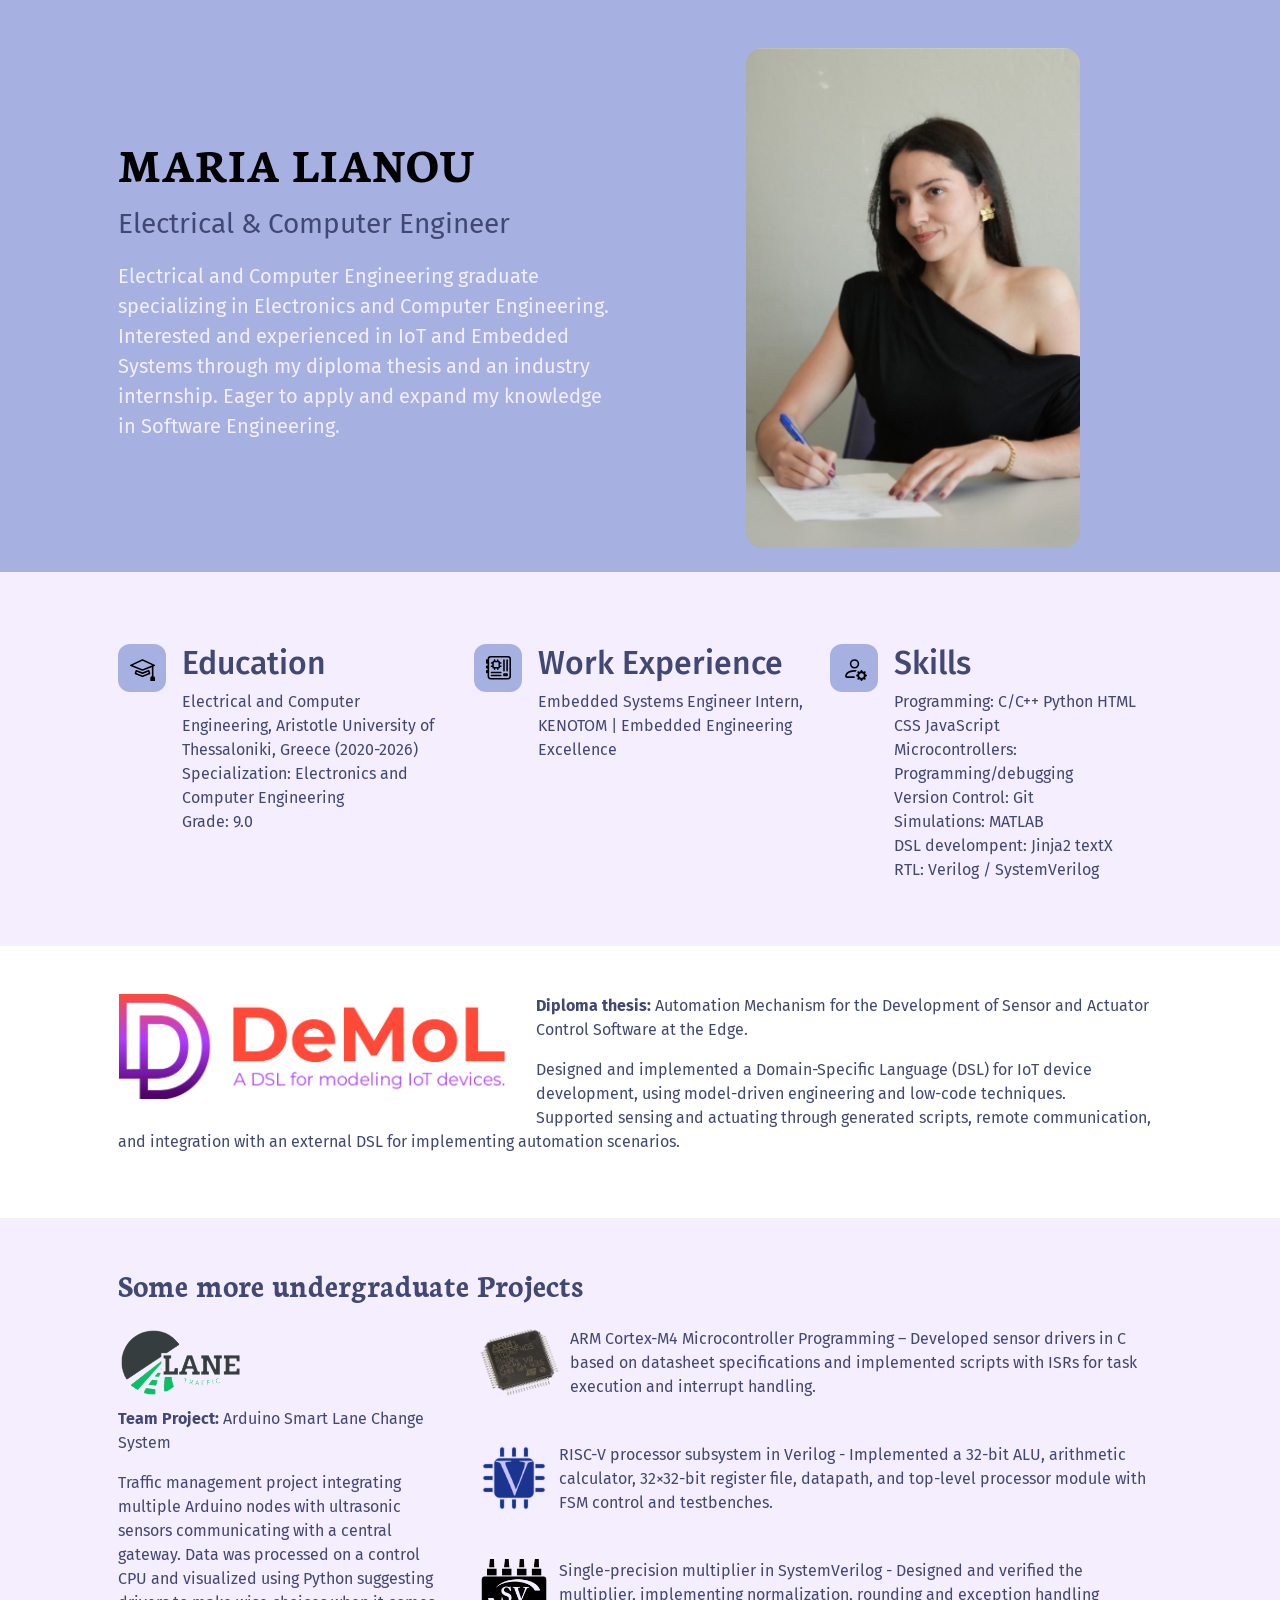
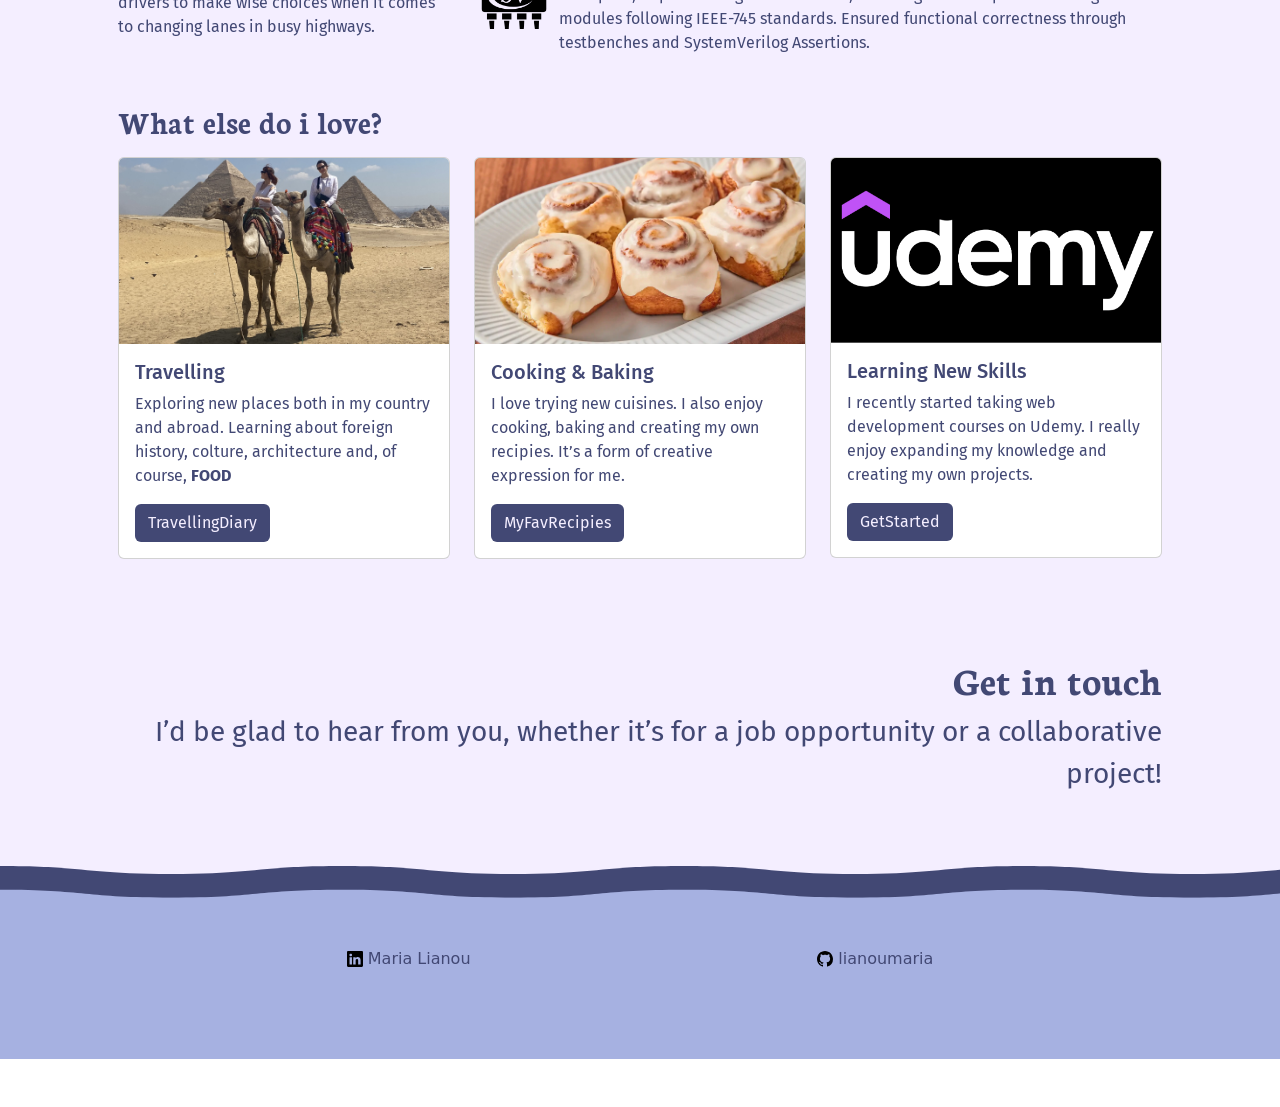
<file: index.html>
<!DOCTYPE html>
<html lang="en">
<head>
    <meta charset="UTF-8">
    <meta name="viewport" content="width=device-width, initial-scale=1.0">
    <title>Maria Lianou</title>
    <link href="https://cdn.jsdelivr.net/npm/bootstrap@5.3.8/dist/css/bootstrap.min.css" rel="stylesheet" integrity="sha384-sRIl4kxILFvY47J16cr9ZwB07vP4J8+LH7qKQnuqkuIAvNWLzeN8tE5YBujZqJLB" crossorigin="anonymous">
    <link href="./style.css" rel="stylesheet">
    <link rel="preconnect" href="https://fonts.googleapis.com">
    <link rel="preconnect" href="https://fonts.gstatic.com" crossorigin>
    <link href="https://fonts.googleapis.com/css2?family=Neuton:ital,wght@0,200;0,300;0,400;0,700;0,800;1,400&display=swap" rel="stylesheet">
    <link href="https://fonts.googleapis.com/css2?family=Fira+Sans:ital,wght@0,100;0,200;0,300;0,400;0,500;0,600;0,700;0,800;0,900;1,100;1,200;1,300;1,400;1,500;1,600;1,700;1,800;1,900&display=swap" rel="stylesheet">
</head>
<body>
    <section class="hero">
        <div class="container px-5 mr-0">
            <div class="row flex-lg-row-reverse align-items-center g-5 py-5"> 
                <div class="col-10 col-sm-8 col-lg-6"> 
                    <img src="./images/me.jpg" class="d-block mx-lg-auto rounded-4 border-3" alt="A picture of me, while signing my diploma" height="500px" loading="lazy"> 
                </div> 
                <div class="col-lg-6"> 
                    <h1 class="display-5 fw-bold text-body-emphasis lh-1 mb-3 deep-purple neuton-bold">MARIA LIANOU</h1> 
                    <p class="lead deep-purple fira-sans-regular fs-3">Electrical & Computer Engineer</p> 
                    <p class="about-me light-purple fira-sans-regular fs-5">Electrical and Computer Engineering graduate specializing in Electronics and Computer Engineering. Interested and experienced in IoT and Embedded Systems through my diploma thesis and an industry internship. Eager to apply and expand my knowledge in Software Engineering.</p>
                </div> 
            </div>
        </div>
    </section>

    <section class="resume general-back">
        <div class="container px-5">
            <div class="row g-4 py-5 row-cols-1 row-cols-lg-3 deep-purple fira-sans-regular"> 
                <div class="col d-flex align-items-start"> 
                    <div class="icon-square text-body-emphasis d-inline-flex align-items-center justify-content-center fs-4 flex-shrink-0 me-3">
                        <img src="./images/hat.svg" alt="graduation hat icon" height="25rem">
                    </div> 
                    <div> 
                        <h3 class="fs-2 fira-sans-medium">Education</h3> 
                        <p>Electrical and Computer Engineering, Aristotle University of Thessaloniki, Greece (2020-2026) <br />Specialization: Electronics and Computer Engineering <br />Grade: 9.0</p> 
                    </div> 
                </div> 
                <div class="col d-flex align-items-start"> 
                    <div class="icon-square text-body-emphasis d-inline-flex align-items-center justify-content-center fs-4 flex-shrink-0 me-3"> 
                        <img src="./images/motherboard.svg" alt="motherboard icon"  height="25rem">
                    </div> 
                    <div> 
                        <h3 class="fs-2 fira-sans-medium">Work Experience</h3> 
                        <p>Embedded Systems Engineer Intern, <br />KENOTOM | Embedded Engineering Excellence</p> 
                    </div>
                </div> 
                <div class="col d-flex align-items-start"> 
                    <div class="icon-square text-body-emphasis d-inline-flex align-items-center justify-content-center fs-4 flex-shrink-0 me-3">
                        <img src="./images/person-gear.svg" alt="motherboard icon"  height="25rem">
                    </div> 
                    <div> 
                        <h3 class="fs-2  fira-sans-medium">Skills</h3> 
                        <p>Programming: C/C++ Python HTML CSS JavaScript <br />Microcontrollers: Programming/debugging <br />Version Control: Git <br />Simulations: MATLAB <br />DSL develompent: Jinja2 textX <br />RTL: Verilog / SystemVerilog</p> 
                    </div> 
                </div> 
            </div>
        </div>
    </section>

    <section class="thesis">
        <div class="container fira-sans-regular deep-purple px-5 py-5">
            <a href="https://github.com/lianoumaria/demol/tree/thesis_demol" style="text-decoration-line: none;" class="text-body-emphasis fw-bold"><img src="./images/demol_logo.png" class="demol"></a>
            <p><span class="fw-bold">Diploma thesis: </span>Automation Mechanism for the Development of Sensor and Actuator Control Software at the Edge.</p>
            <p>Designed and implemented a Domain-Specific Language (DSL) for IoT device development, using model-driven engineering and low-code techniques. <br />Supported sensing and actuating through generated scripts, remote communication, and integration with an external DSL for implementing automation scenarios.</p>
        </div>
    </section>

    <section class="uni-projects general-back">
        <div class="container px-5 pt-5 fira-sans-regular deep-purple">
            <h2 class="neuton-bold">Some more undergraduate Projects</h2>
            <div class="project-container">
                <div class="traffic-lane pe-2">
                    <img src="./images/traffic-lane.png" alt="Traffic lane project logo" height="80px">
                    <p><span class="fw-bold">Team Project:</span> Arduino Smart Lane Change System</p>
                    <p>Traffic management project integrating multiple Arduino nodes with ultrasonic sensors communicating with a central gateway. Data was processed on a control CPU and visualized using Python suggesting drivers to make wise choices when it comes to changing lanes in busy highways.</p>
                </div>
                <div class="cortex-m4">
                    <img src="./images/cortex-m4.png" alt="Cortex-M4 microcontroller chip">
                    <p>ARM Cortex-M4 Microcontroller Programming – Developed sensor drivers in C based on datasheet specifications and implemented scripts with ISRs for task execution and interrupt handling.</p>
                </div>
                <div class="verilog">
                    <img src="./images/verilog.png" alt="Verilog rtl symbol">
                    <p>RISC-V processor subsystem in Verilog - Implemented a 32-bit ALU, arithmetic calculator, 32×32-bit register file, datapath, and top-level processor module with FSM control and testbenches. </p>
                </div>
                <div class="system-verilog">
                    <img src="./images/system-verilog.png" alt="SystemVerilog rtl symbol">
                    <p style="margin-bottom: 0px;">Single-precision multiplier in SystemVerilog - Designed and verified the multiplier, implementing normalization, rounding and exception handling modules following IEEE-745 standards. Ensured functional correctness through testbenches and SystemVerilog Assertions.</p>
                </div>
            </div>
        </div>
    </section>

    <section class="hobbies general-back">
        <div class="container py-5 px-5 fira-sans-regular deep-purple">
            <h2 class="neuton-bold pb-2">What else do i love?</h2>
            <div class="row">
                <div class="col-lg-4 travelling">
                    <div class="card" style="width: 100%;">
                      <img src="./images/cairo.jpg" class="card-img-top" alt="Picture of me and my sister in Cairo">
                      <div class="card-body deep-purple">
                        <h5 class="card-title">Travelling</h5>
                        <p class="card-text">Exploring new places both in my country and abroad. Learning about foreign history, colture, architecture and, of course, <span class="fw-bold">FOOD</span></p>
                        <a href="./TravellingDiary.html" class="btn dark-back light-purple">TravellingDiary</a>
                      </div>
                    </div>
                </div>
                <div class="col-lg-4 cooking">
                    <div class="card" style="width: 100%;">
                      <img src="./images/cinammon.png" class="card-img-top" alt="Picture of some delicious cinammon rolls">
                      <div class="card-body deep-purple">
                        <h5 class="card-title">Cooking & Baking</h5>
                        <p class="card-text">I love trying new cuisines. I also enjoy cooking, baking and creating my own recipies. It’s a form of creative expression for me.</p>
                        <a href="./MyFavRecipies.html" class="btn dark-back light-purple">MyFavRecipies</a>
                      </div>
                    </div>
                </div>
                <div class="col-lg-4 self-learning">
                    <div class="card" style="width: 100%;">
                      <img src="./images/udemy.png" class="card-img-top" alt="Udemy online courses logo">
                      <div class="card-body deep-purple">
                        <h5 class="card-title">Learning New Skills</h5>
                        <p class="card-text">I recently started taking web development courses on Udemy. I really enjoy expanding my knowledge and creating my own projects.</p>
                        <a href="https://www.udemy.com/?utm_source=adwords-brand&utm_medium=udemyads&utm_campaign=Brand-Udemy_la.EN_cc.ROWMTA-A&campaigntype=Search&portfolio=BrandDirect&language=EN&product=Course&test=&audience=Keyword&topic=&priority=&utm_content=deal4584&utm_term=_._ag_80979681354_._ad_534056438135_._kw_udemy_._de_c_._dm__._pl__._ti_kwd-296956216253_._li_9061579_._pd__._&matchtype=b&gad_source=1&gad_campaignid=6499169198&gbraid=0AAAAADROdO3EfwgC-21nQFsdwFnVbdH1H&gclid=EAIaIQobChMI9or1gryplAMV4KaDBx07mxgQEAAYASAAEgJJc_D_BwE" class="btn dark-back light-purple">GetStarted</a>
                      </div>
                    </div>
                </div>
            </div>
        </div>
    </section>

    <section class="contact-me general-back">
        <div class="container px-5 deep-purple py-5">
            <div class="right-side-flex">
                <h2 class="neuton-bold fs-1">Get in touch</h2>
                <p class="fira-sans-regular fs-3">I’d be glad to hear from you, whether it’s for a job opportunity or a collaborative project!</p>
            </div>
        </div>
    </section>

    <section class="footer">
        <div>
            <a class="contacts deep-purple" href="https://www.linkedin.com/in/maria-lianou-332808391/">
                <img src="./images/linkedin.svg" alt="Linkedin icon"> Maria Lianou
            </a>
        </div>
        <div>
            <a class="contacts deep-purple" href="https://github.com/lianoumaria">
                <img src="./images/github.svg" alt="Github icon"> lianoumaria
            </a>
        </div>
    </section>

    


    <script src="https://cdn.jsdelivr.net/npm/bootstrap@5.3.8/dist/js/bootstrap.bundle.min.js" integrity="sha384-FKyoEForCGlyvwx9Hj09JcYn3nv7wiPVlz7YYwJrWVcXK/BmnVDxM+D2scQbITxI" crossorigin="anonymous"></script>
</body>
</html>
</file>
<file: style.css>
.hero {
    background-color: #a6b1e1;
}

.general-back {
    background-color: #f4eeff;
}

.dark-back {
    background-color: #424874;
}

.deep-purple {
    color: #424874; 
}

.light-purple {
    color: #f4eeff;
}

.neuton-regular {
  font-family: "Neuton", serif;
  font-weight: 400;
  font-style: normal;
}

.neuton-bold {
  font-family: "Neuton", serif;
  font-weight: 700;
  font-style: normal;
}

.fira-sans-regular {
  font-family: "Fira Sans", sans-serif;
  font-weight: 400;
  font-style: normal;
}

.fira-sans-medium {
  font-family: "Fira Sans", sans-serif;
  font-weight: 500;
  font-style: normal;
}

.fira-sans-semibold {
  font-family: "Fira Sans", sans-serif;
  font-weight: 600;
  font-style: normal;
}

.icon-square {
    width: 3rem;
    height: 3rem;
    border-radius: .75rem;
    background-color: #a6b1e1;
}

.demol {
    min-width: 300px;
    width: 40%;
    float: left;
    padding-right: 30px;
    padding-bottom: 30px;
}

.traffic-lane>img, .cortex-m4>img, .verilog>img, .system-verilog>img {
    height: 80px;
    padding-bottom: 10px;
}

@media (min-width: 992px) { 
    .project-container {
        display: grid;
        gap:20px;
        grid-template-columns: 2fr 4fr;
        grid-template-rows: 1fr 1fr 1fr;
    }

    .traffic-lane {
        grid-row: span 3;
    }

    .cortex-m4>img, .verilog>img, .system-verilog>img {
        float: left;
        padding-right: 10px;
    }
}

.travelling>img, .cooking>img .self-learning>img {
    height: 30px;
}

.hobbies .card {
    width: 10%;
}

@media (max-width: 992px) {
    .hobbies .card {
        width: 80%;
        margin-bottom: 20px;
    }
}

.right-side-flex {
    display: flex;
    flex-direction: column;
    align-items: flex-end;
    text-align: end;
}

.contacts {
    text-decoration: none;
}

.footer {
    background-image: url(./images/bott.png);
    width: 100%;
    height: 200px;
    display: flex;
    justify-content: space-evenly;
    align-items: center;
}

.uni-projects>div>h2 {
    padding-bottom: 14px;
}
</file>
